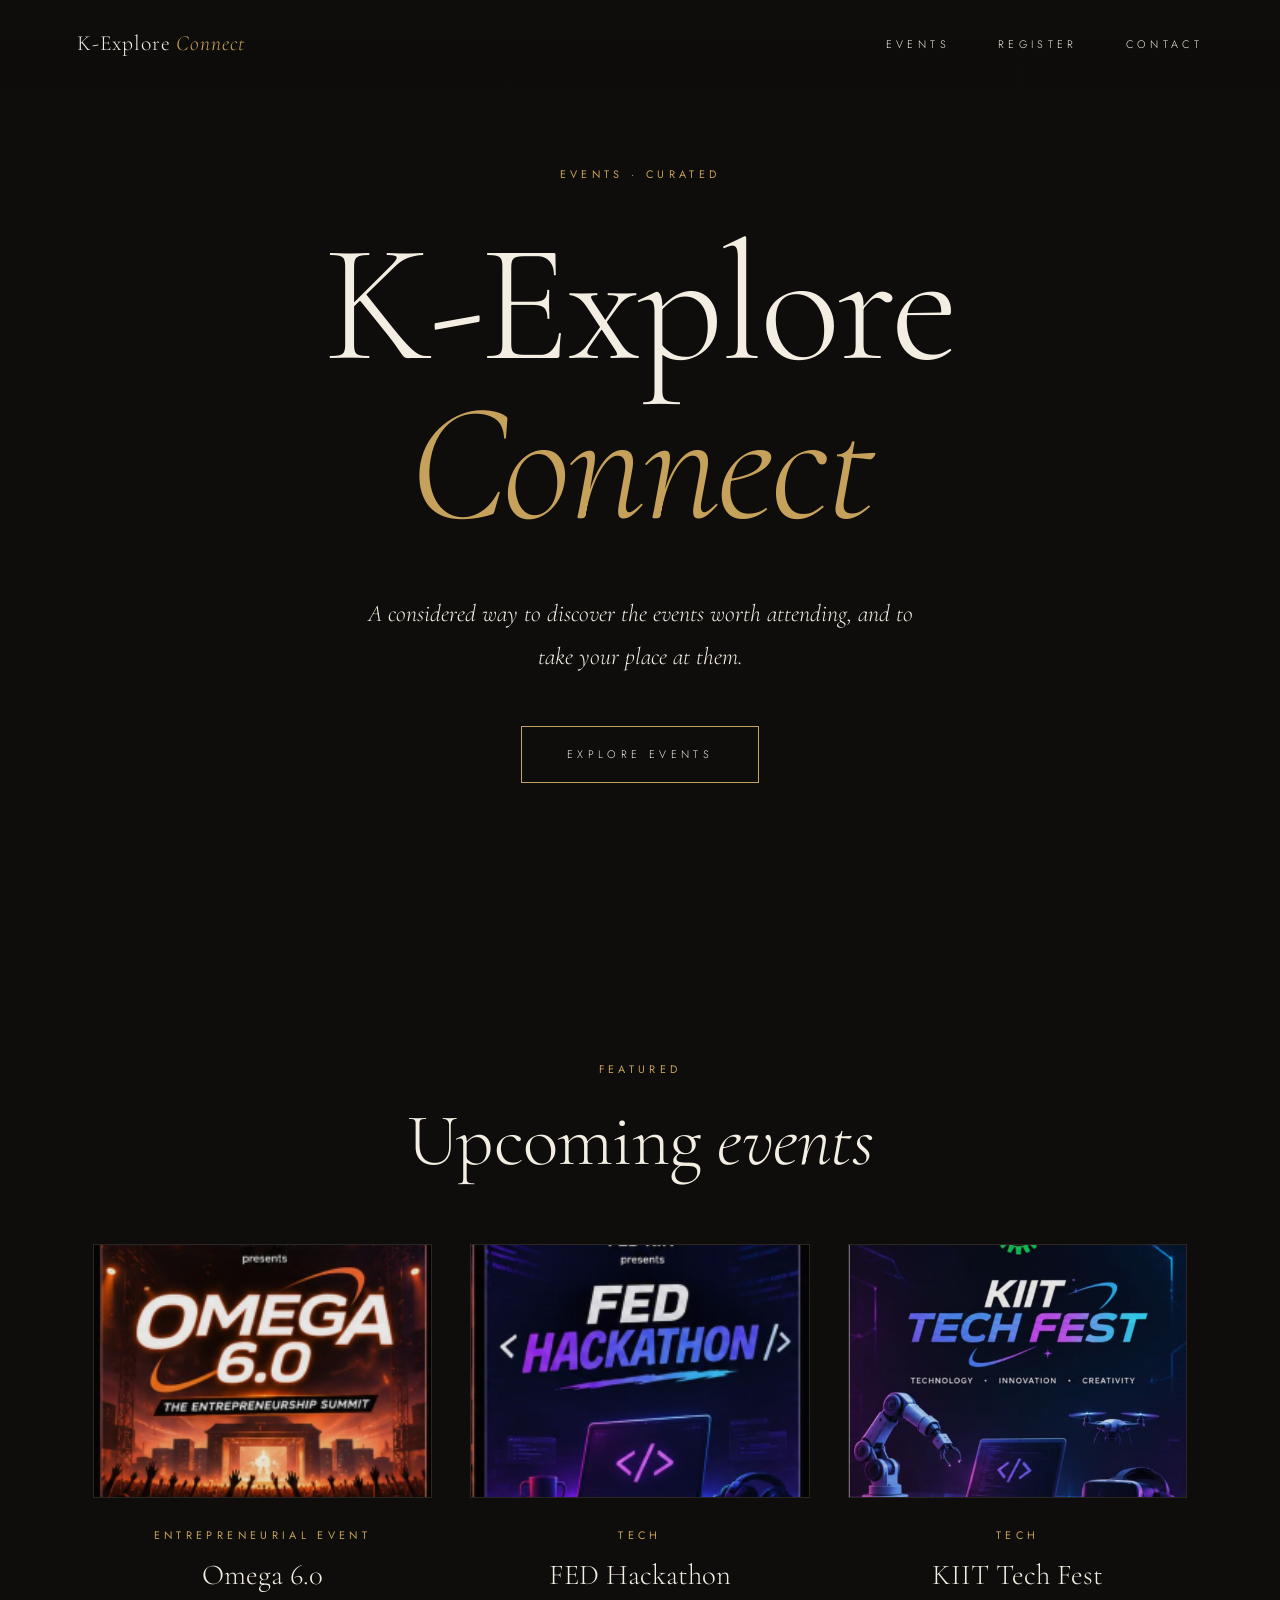
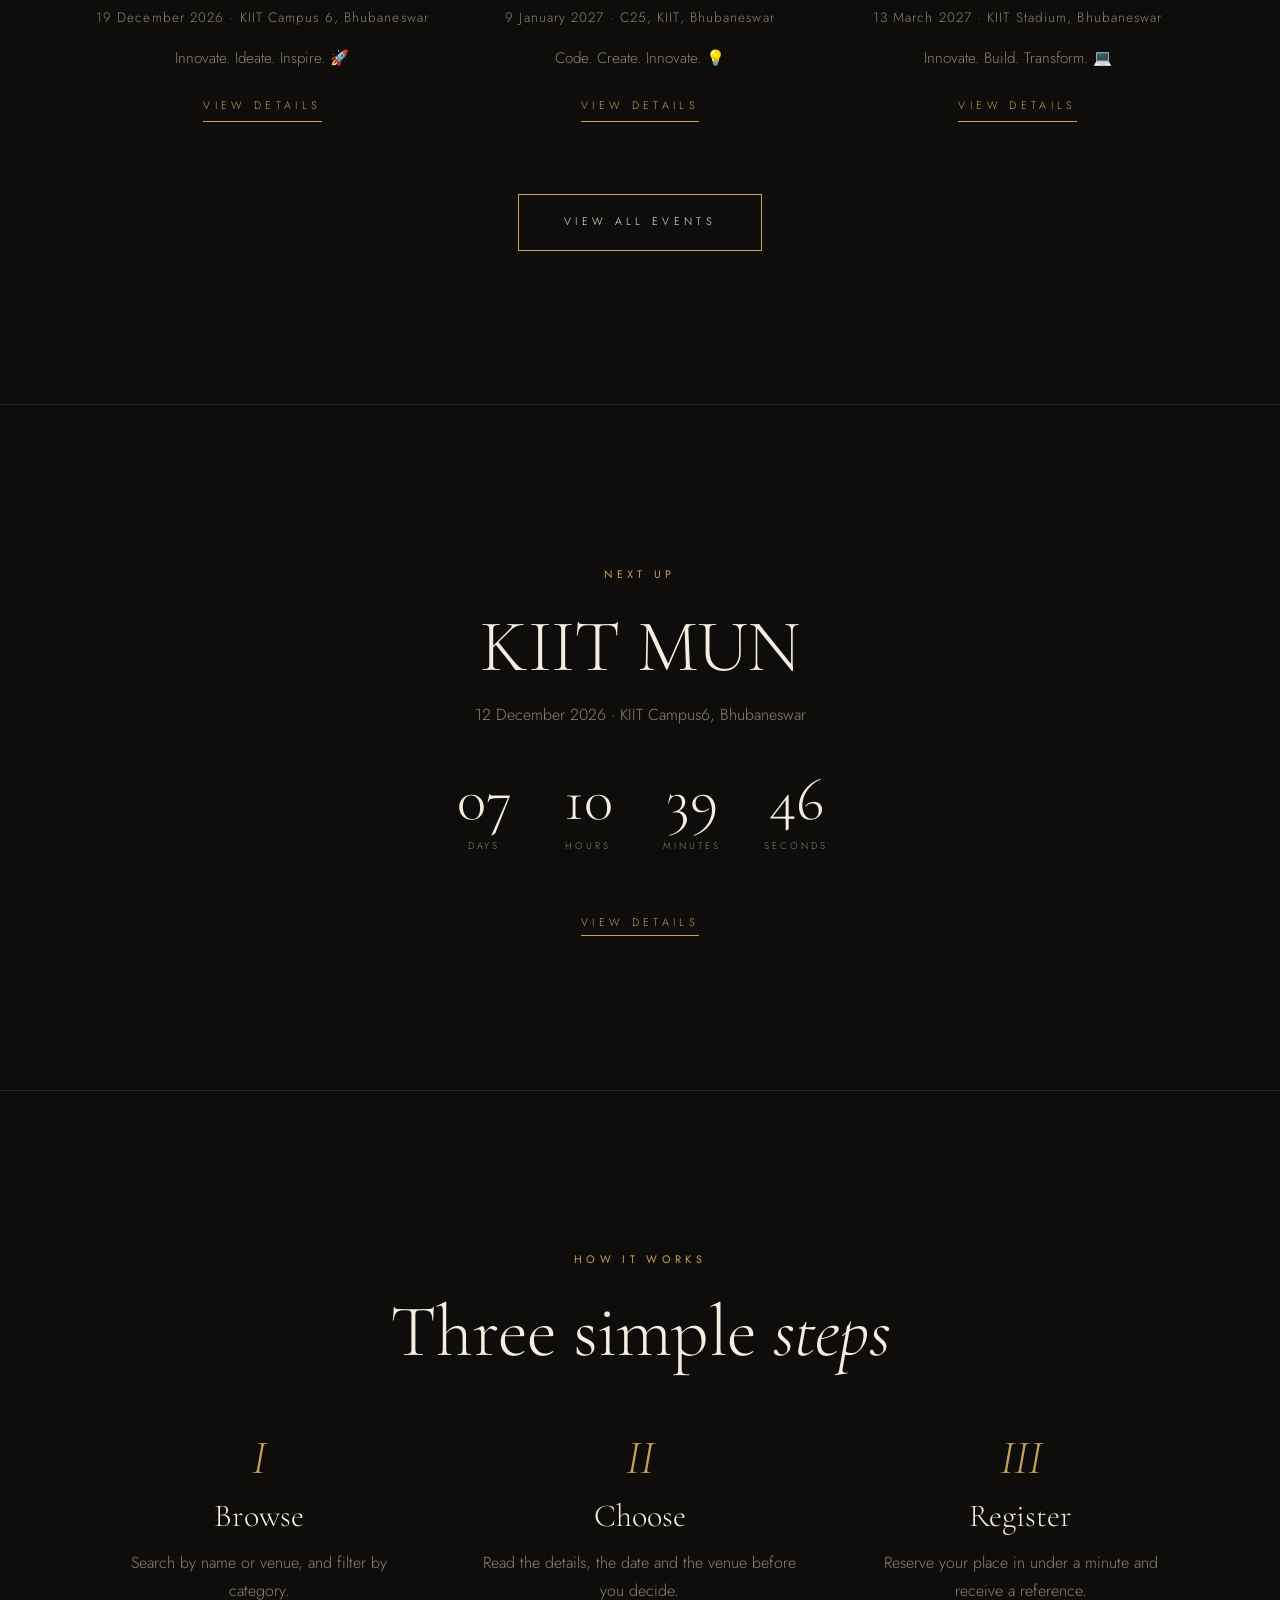
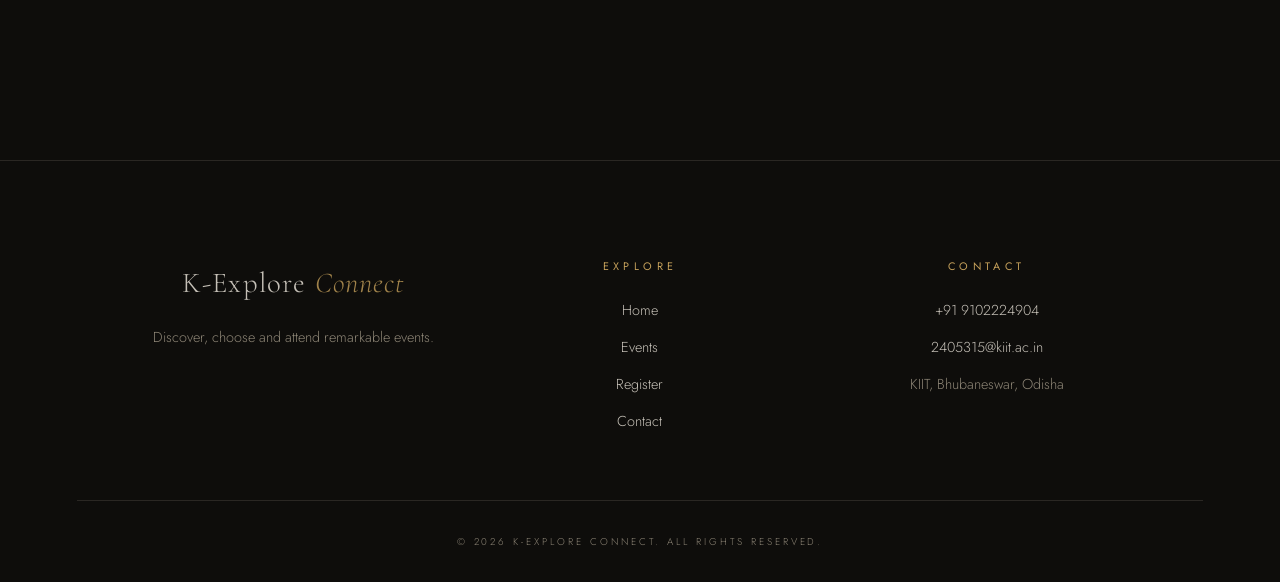
<file: index.html>
<!DOCTYPE html>
<html lang="en" class="no-js">
<head>
<meta charset="UTF-8">
<meta name="viewport" content="width=device-width, initial-scale=1">
<title>K-Explore Connect — Discover Remarkable Events</title>
<meta name="description" content="K-Explore Connect is an event platform to explore upcoming music, art, workshops, conferences and culinary events, and register in minutes.">
<meta name="theme-color" content="#0E0D0B">
<meta property="og:title" content="K-Explore Connect — Discover Remarkable Events">
<meta property="og:description" content="K-Explore Connect is an event platform to explore upcoming music, art, workshops, conferences and culinary events, and register in minutes.">
<meta property="og:type" content="website">
<link rel="icon" type="image/svg+xml" href="images/favicon.svg">
<link rel="preconnect" href="https://fonts.googleapis.com">
<link rel="preconnect" href="https://fonts.gstatic.com" crossorigin>
<link href="https://fonts.googleapis.com/css2?family=Cormorant+Garamond:ital,wght@0,300;0,400;1,300;1,400&family=Jost:wght@300;400&display=swap" rel="stylesheet">
<link rel="stylesheet" href="css/style.css">
</head>
<body data-page="home">
<header class="site-header">
  <a class="logo" href="index.html" aria-label="K-Explore Connect — home">K-Explore <em>Connect</em></a>
  <button class="menu-btn" type="button" aria-expanded="false" aria-controls="site-nav">Menu</button>
  <nav class="nav" id="site-nav" aria-label="Main">
    <ul>
      <li><a href="events.html">Events</a></li>
      <li><a href="register.html">Register</a></li>
      <li><a href="contact.html">Contact</a></li>
    </ul>
  </nav>
</header>
<main id="main">
<section class="hero">
  <span class="label fade d1">Events &middot; Curated</span>
  <h1 class="display fade d2">K-Explore<br><em>Connect</em></h1>
  <p class="lead fade d3">A considered way to discover the events worth attending, and to take your place at them.</p>
  <a class="btn fade d4" href="events.html">Explore Events</a>
</section>

<section class="section">
  <div class="wrap">
    <span class="label reveal">Featured</span>
    <h2 class="title reveal" style="margin:1.25rem 0 4rem">Upcoming <em>events</em></h2>
    <div class="grid" id="featured-grid"></div>
    <p class="reveal" style="margin-top:4.5rem"><a class="btn" href="events.html">View all events</a></p>
  </div>
</section>

<section class="section" id="next-event">
  <div class="wrap">
    <span class="label reveal">Next Up</span>
    <h2 class="title reveal" id="next-name" style="margin:1.25rem 0 1rem"></h2>
    <p class="text reveal" id="next-info"></p>
    <div class="countdown reveal" id="next-countdown" aria-live="off"></div>
    <p class="reveal" style="margin-top:3rem"><a class="link" id="next-link" href="events.html">View details</a></p>
  </div>
</section>

<section class="section">
  <div class="wrap">
    <span class="label reveal">How it works</span>
    <h2 class="title reveal" style="margin-top:1.25rem">Three simple <em>steps</em></h2>
    <div class="steps">
      <div class="reveal"><span class="num">I</span><h3>Browse</h3><p>Search by name or venue, and filter by category.</p></div>
      <div class="reveal"><span class="num">II</span><h3>Choose</h3><p>Read the details, the date and the venue before you decide.</p></div>
      <div class="reveal"><span class="num">III</span><h3>Register</h3><p>Reserve your place in under a minute and receive a reference.</p></div>
    </div>
  </div>
</section>
</main>
<footer class="site-footer">
  <div class="footer-grid">
    <div>
      <a class="logo" href="index.html">K-Explore <em>Connect</em></a>
      <p class="text" style="margin-top:1rem;font-size:0.9rem">Discover, choose and attend remarkable events.</p>
    </div>
    <div>
      <h4 class="label">Explore</h4>
      <ul>
        <li><a href="index.html">Home</a></li>
        <li><a href="events.html">Events</a></li>
        <li><a href="register.html">Register</a></li>
        <li><a href="contact.html">Contact</a></li>
      </ul>
    </div>
    <div>
      <h4 class="label">Contact</h4>
      <ul>
        <li><a href="tel:+919876543210">+91 9102224904</a></li>
        <li><a href="mailto:hello@k-explore.com">2405315@kiit.ac.in</a></li>
        <li><span class="text" style="font-size:0.9rem">KIIT, Bhubaneswar, Odisha</span></li>
      </ul>
    </div>
  </div>
  <p class="copyright">&copy; <span data-year>2026</span> K-Explore Connect. All rights reserved.</p>
</footer>
<script src="js/events-data.js"></script>
<script src="js/main.js"></script>
</body>
</html>
</file>
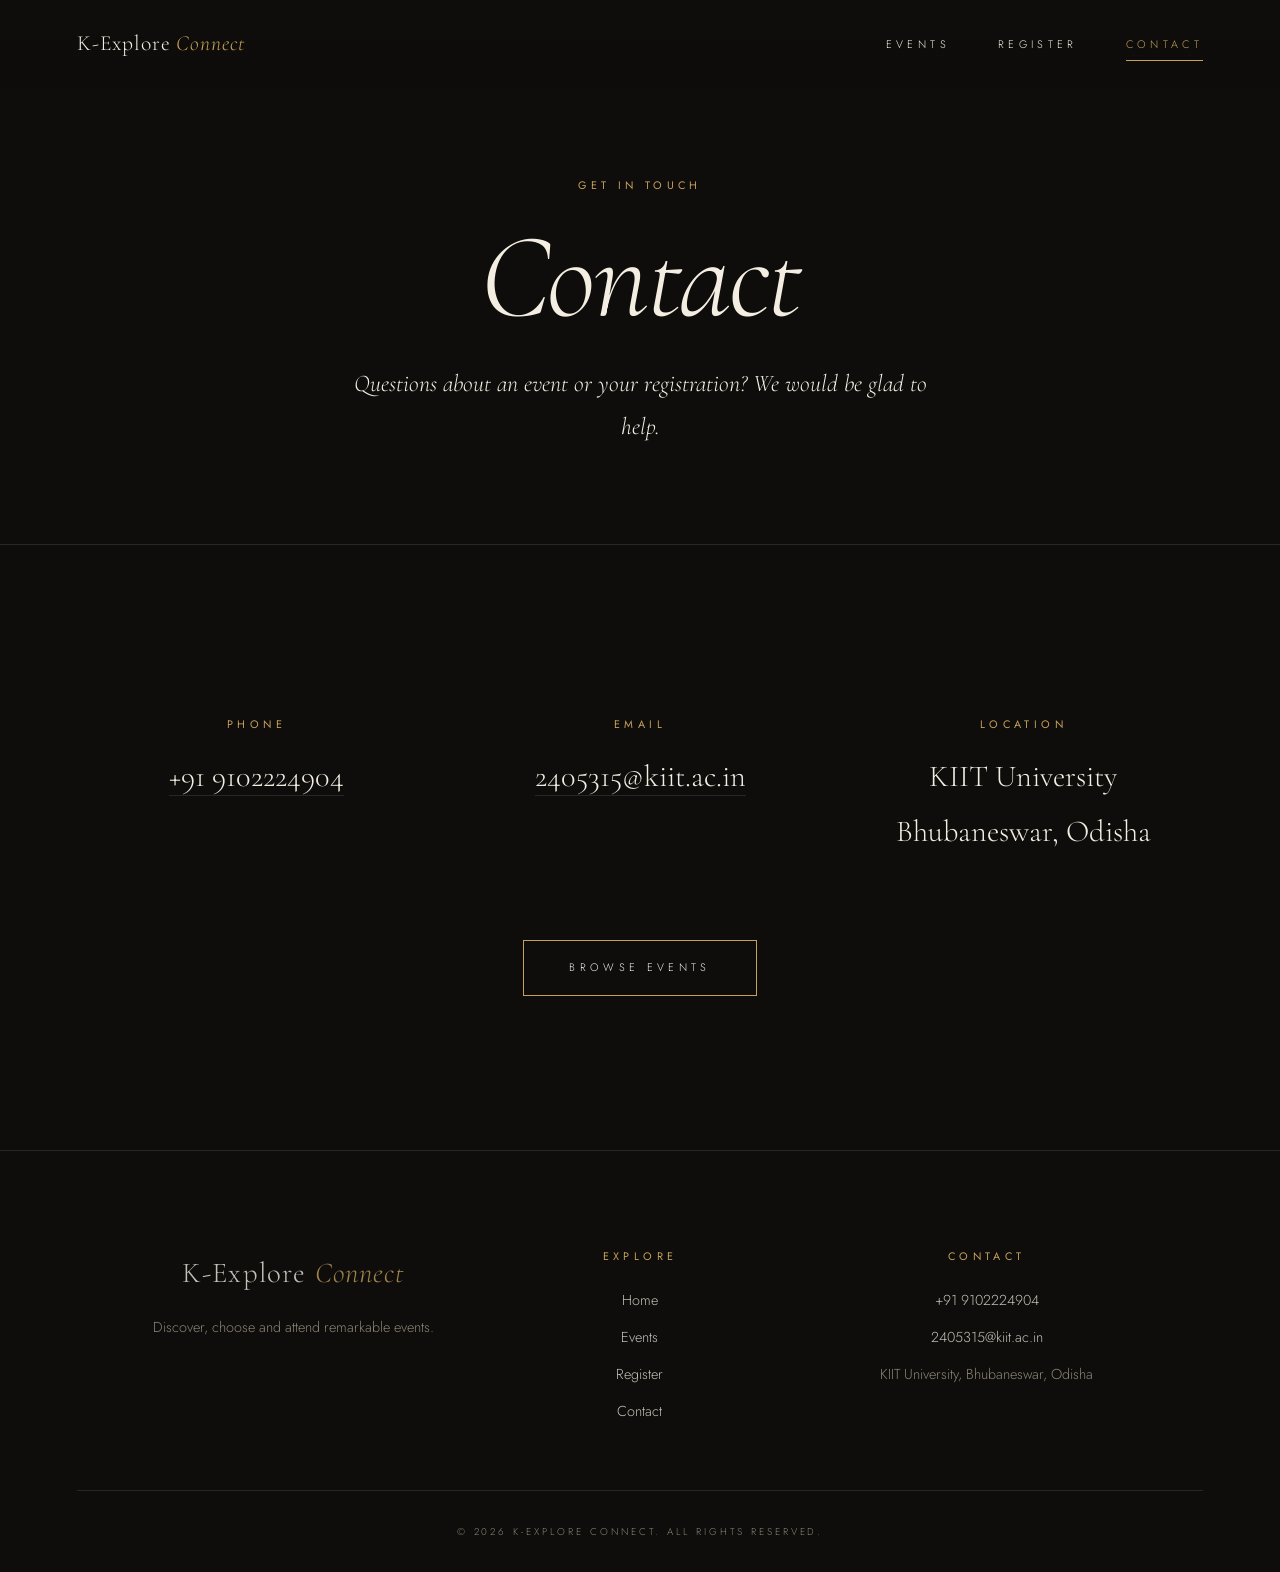
<file: contact.html>
<!DOCTYPE html>
<html lang="en" class="no-js">
<head>
<meta charset="UTF-8">
<meta name="viewport" content="width=device-width, initial-scale=1">
<title>Contact — K-Explore Connect</title>
<meta name="description" content="Contact K-Explore Connect by phone or email for event enquiries, registration help and partnerships.">
<meta name="theme-color" content="#0E0D0B">
<meta property="og:title" content="Contact — K-Explore Connect">
<meta property="og:description" content="Contact K-Explore Connect by phone or email for event enquiries, registration help and partnerships.">
<meta property="og:type" content="website">
<link rel="icon" type="image/svg+xml" href="images/favicon.svg">
<link rel="preconnect" href="https://fonts.googleapis.com">
<link rel="preconnect" href="https://fonts.gstatic.com" crossorigin>
<link href="https://fonts.googleapis.com/css2?family=Cormorant+Garamond:ital,wght@0,300;0,400;1,300;1,400&family=Jost:wght@300;400&display=swap" rel="stylesheet">
<link rel="stylesheet" href="css/style.css">
</head>
<body data-page="contact">
<header class="site-header">
  <a class="logo" href="index.html" aria-label="K-Explore Connect — home">K-Explore <em>Connect</em></a>
  <button class="menu-btn" type="button" aria-expanded="false" aria-controls="site-nav">Menu</button>
  <nav class="nav" id="site-nav" aria-label="Main">
    <ul>
      <li><a href="events.html">Events</a></li>
      <li><a href="register.html">Register</a></li>
      <li><a href="contact.html" aria-current="page">Contact</a></li>
    </ul>
  </nav>
</header>
<main id="main">
<section class="page-head">
  <span class="label fade d1">Get in touch</span>
  <h1 class="display fade d2" style="font-size:clamp(3rem,11vw,7.5rem)"><em>Contact</em></h1>
  <p class="lead fade d3">Questions about an event or your registration? We would be glad to help.</p>
</section>

<section class="section">
  <div class="wrap">
    <div class="contact-list">
      <div class="reveal"><span class="label">Phone</span><a href="tel:+919102224904">+91 9102224904</a></div>
      <div class="reveal"><span class="label">Email</span><a href="mailto:2405315@kiit.ac.in">2405315@kiit.ac.in</a></div>
      <div class="reveal"><span class="label">Location</span><p>KIIT University Bhubaneswar, Odisha</p></div>
    </div>
    <p class="reveal" style="margin-top:5rem"><a class="btn" href="events.html">Browse events</a></p>
  </div>
</section>
</main>
<footer class="site-footer">
  <div class="footer-grid">
    <div>
      <a class="logo" href="index.html">K-Explore <em>Connect</em></a>
      <p class="text" style="margin-top:1rem;font-size:0.9rem">Discover, choose and attend remarkable events.</p>
    </div>
    <div>
      <h4 class="label">Explore</h4>
      <ul>
        <li><a href="index.html">Home</a></li>
        <li><a href="events.html">Events</a></li>
        <li><a href="register.html">Register</a></li>
        <li><a href="contact.html">Contact</a></li>
      </ul>
    </div>
    <div>
      <h4 class="label">Contact</h4>
      <ul>
        <li><a href="tel:+919102224904">+91 9102224904</a></li>
        <li><a href="mailto:2405315@kiit.ac.in">2405315@kiit.ac.in</a></li>
        <li><span class="text" style="font-size:0.9rem">KIIT University, Bhubaneswar, Odisha</span></li>
      </ul>
    </div>
  </div>
  <p class="copyright">&copy; <span data-year>2026</span> K-Explore Connect. All rights reserved.</p>
</footer>
<script src="js/main.js"></script>
</body>
</html>
</file>
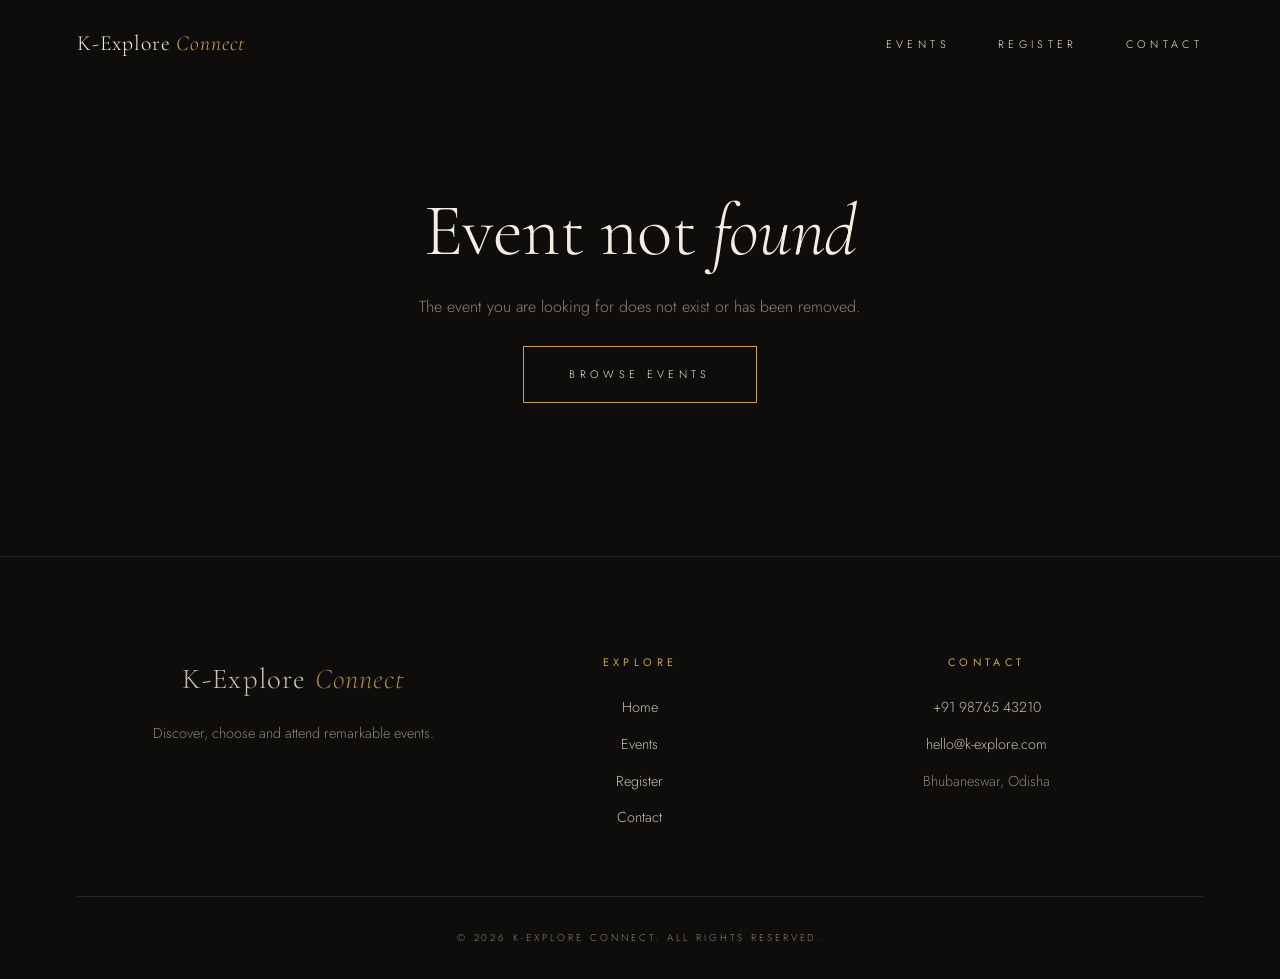
<file: event.html>
<!DOCTYPE html>
<html lang="en" class="no-js">
<head>
<meta charset="UTF-8">
<meta name="viewport" content="width=device-width, initial-scale=1">
<title>Event — K-Explore Connect</title>
<meta name="description" content="Event details, date, venue and registration on K-Explore Connect.">
<meta name="theme-color" content="#0E0D0B">
<meta property="og:title" content="Event — K-Explore Connect">
<meta property="og:description" content="Event details, date, venue and registration on K-Explore Connect.">
<meta property="og:type" content="website">
<link rel="icon" type="image/svg+xml" href="images/favicon.svg">
<link rel="preconnect" href="https://fonts.googleapis.com">
<link rel="preconnect" href="https://fonts.gstatic.com" crossorigin>
<link href="https://fonts.googleapis.com/css2?family=Cormorant+Garamond:ital,wght@0,300;0,400;1,300;1,400&family=Jost:wght@300;400&display=swap" rel="stylesheet">
<link rel="stylesheet" href="css/style.css">
</head>
<body data-page="event">
<header class="site-header">
  <a class="logo" href="index.html" aria-label="K-Explore Connect — home">K-Explore <em>Connect</em></a>
  <button class="menu-btn" type="button" aria-expanded="false" aria-controls="site-nav">Menu</button>
  <nav class="nav" id="site-nav" aria-label="Main">
    <ul>
      <li><a href="events.html">Events</a></li>
      <li><a href="register.html">Register</a></li>
      <li><a href="contact.html">Contact</a></li>
    </ul>
  </nav>
</header>
<main id="main">
<section class="section" style="padding-top:clamp(8rem,16vw,12rem)">
  <div class="wrap" id="event-detail">
    <noscript><p class="text">Please enable JavaScript to view event details, or return to the <a class="link" href="events.html">events page</a>.</p></noscript>
  </div>
</section>
</main>
<footer class="site-footer">
  <div class="footer-grid">
    <div>
      <a class="logo" href="index.html">K-Explore <em>Connect</em></a>
      <p class="text" style="margin-top:1rem;font-size:0.9rem">Discover, choose and attend remarkable events.</p>
    </div>
    <div>
      <h4 class="label">Explore</h4>
      <ul>
        <li><a href="index.html">Home</a></li>
        <li><a href="events.html">Events</a></li>
        <li><a href="register.html">Register</a></li>
        <li><a href="contact.html">Contact</a></li>
      </ul>
    </div>
    <div>
      <h4 class="label">Contact</h4>
      <ul>
        <li><a href="tel:+919876543210">+91 98765 43210</a></li>
        <li><a href="mailto:hello@k-explore.com">hello@k-explore.com</a></li>
        <li><span class="text" style="font-size:0.9rem">Bhubaneswar, Odisha</span></li>
      </ul>
    </div>
  </div>
  <p class="copyright">&copy; <span data-year>2026</span> K-Explore Connect. All rights reserved.</p>
</footer>
<script src="js/events-data.js"></script>
<script src="js/main.js"></script>
</body>
</html>
</file>
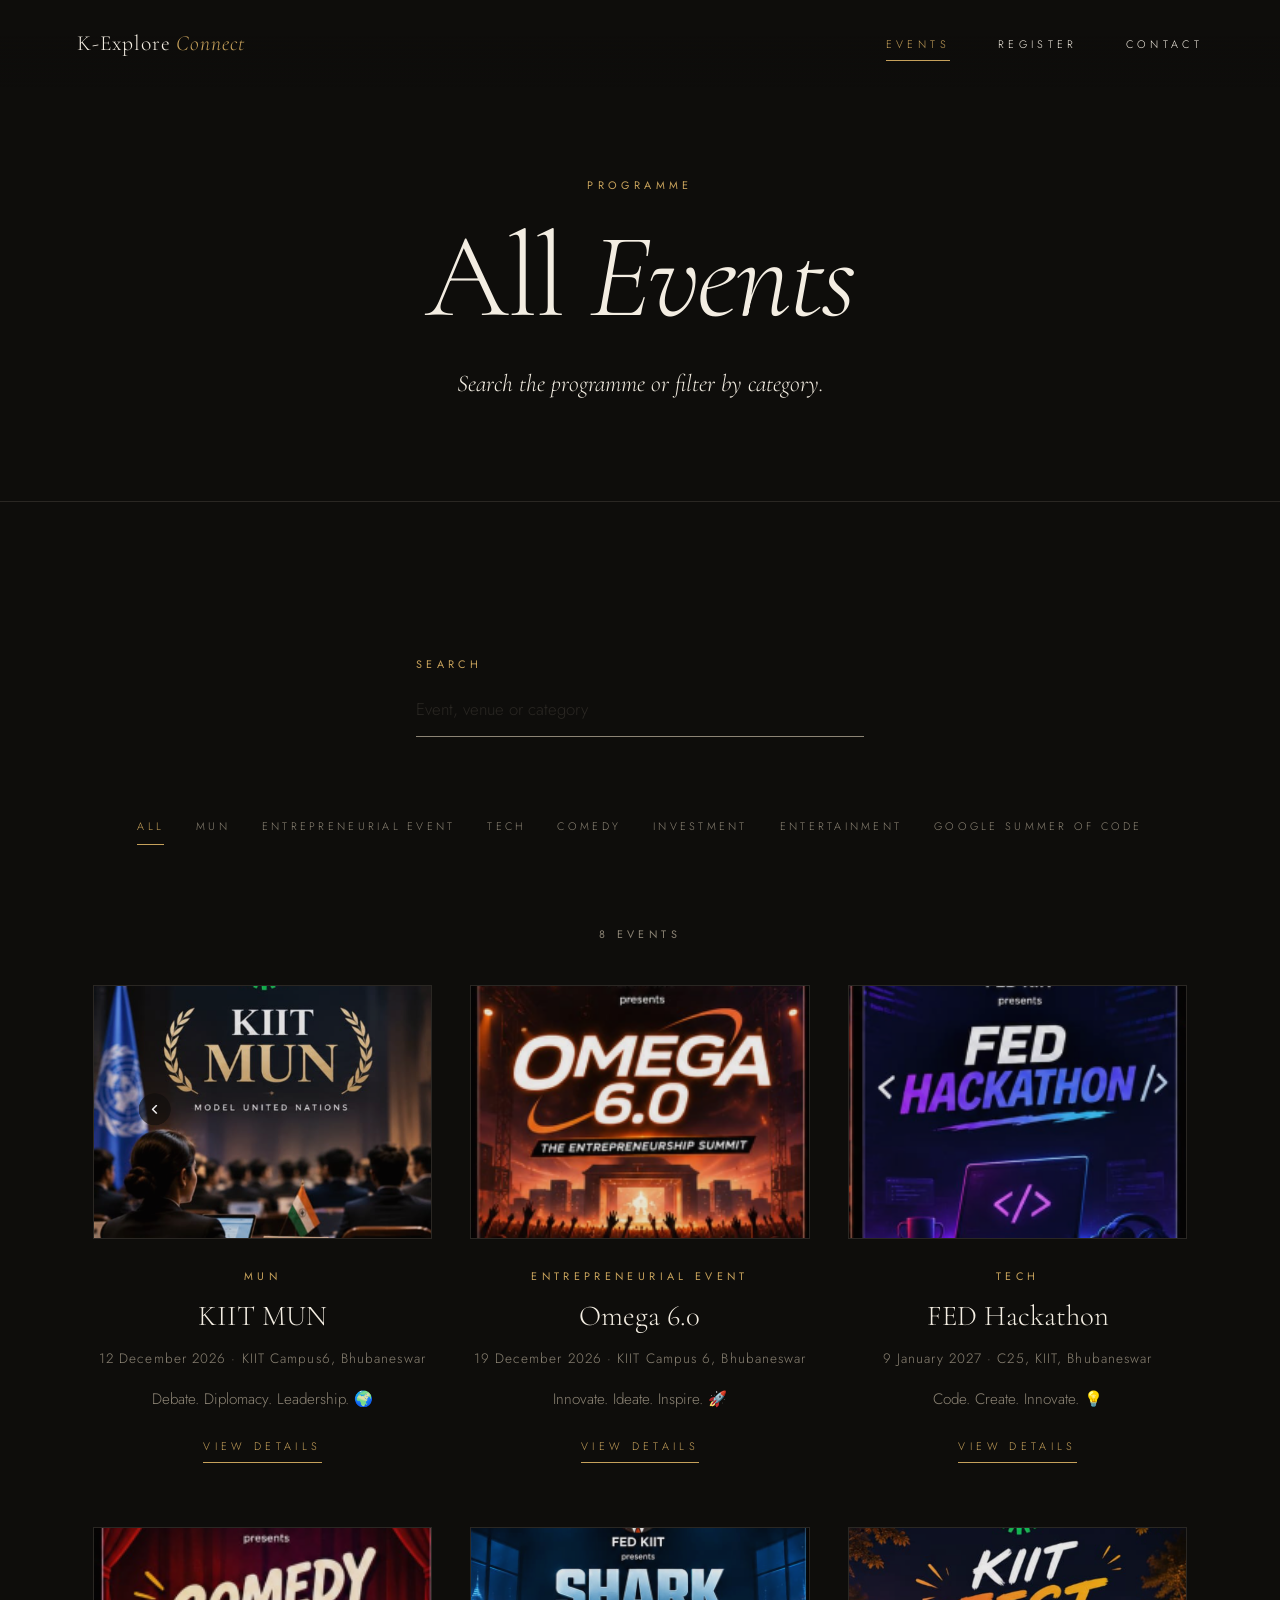
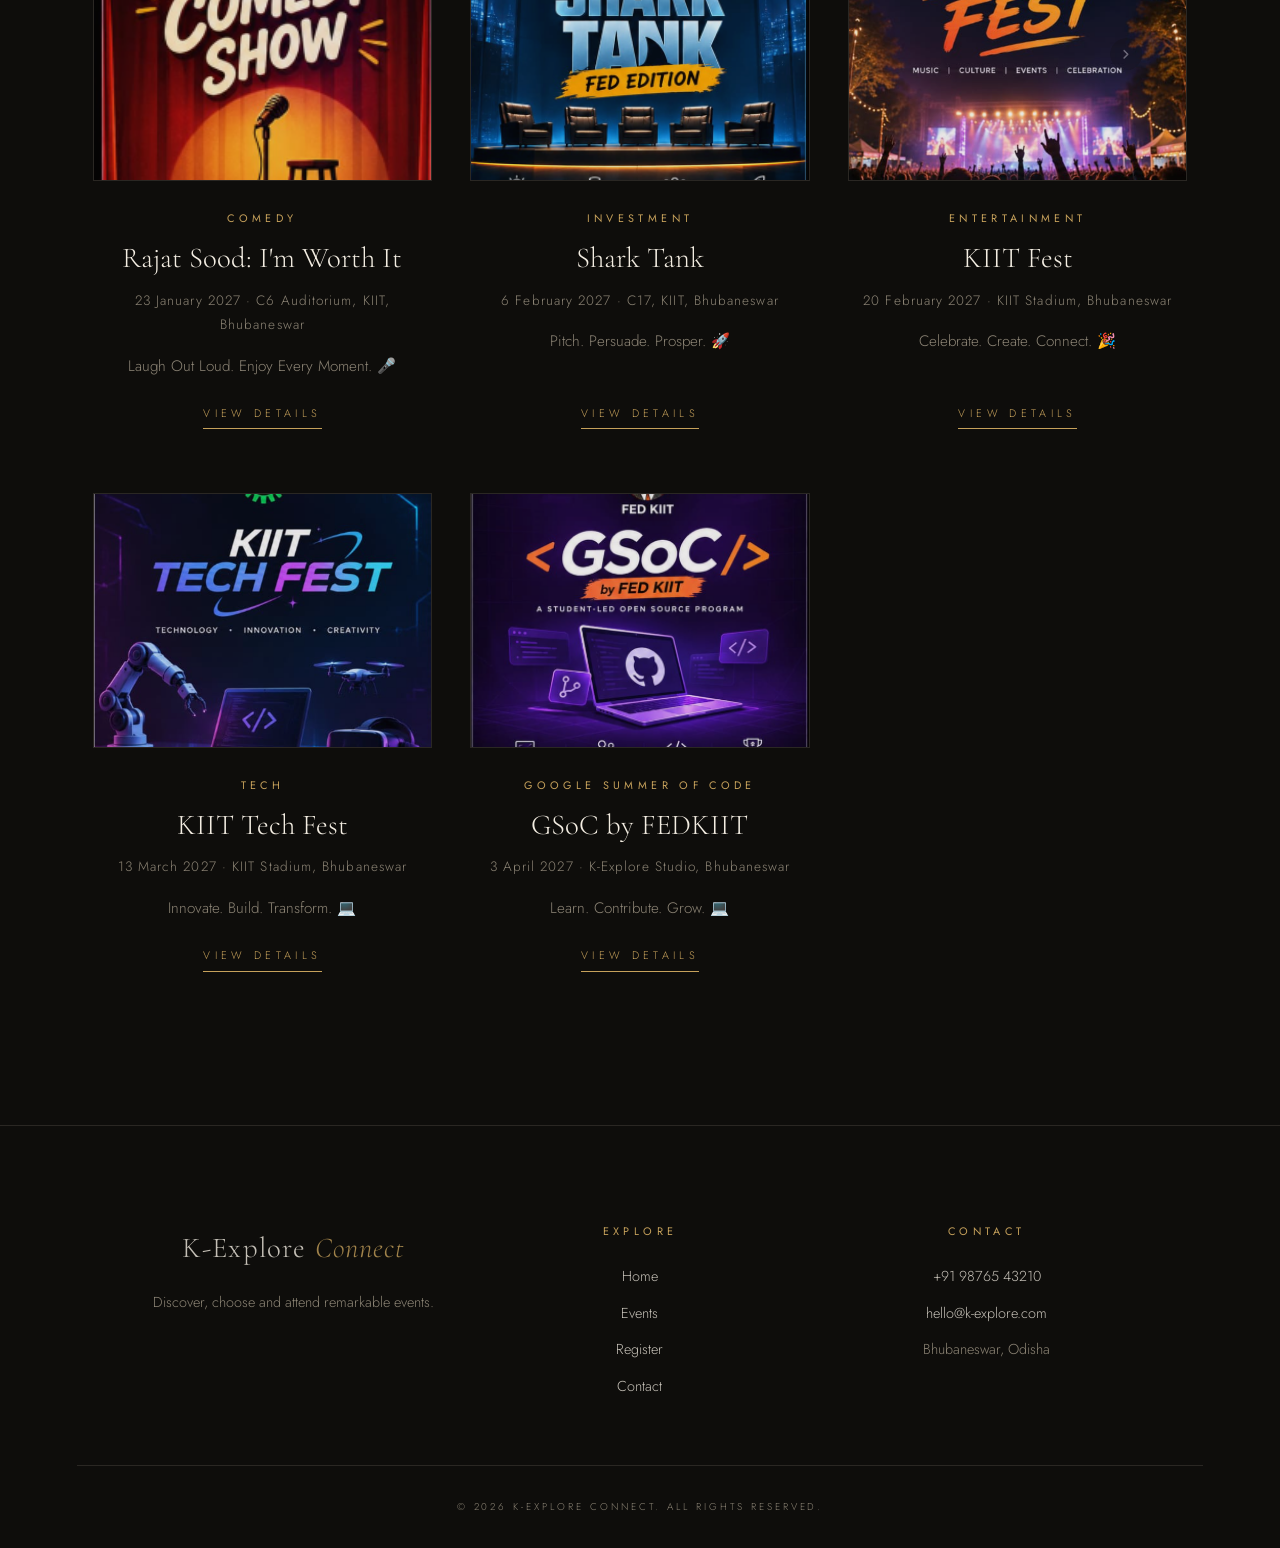
<file: events.html>
<!DOCTYPE html>
<html lang="en" class="no-js">
<head>
<meta charset="UTF-8">
<meta name="viewport" content="width=device-width, initial-scale=1">
<title>Events — K-Explore Connect</title>
<meta name="description" content="Browse upcoming events on K-Explore Connect. Search by name or venue and filter by music, art, workshop, conference or culinary.">
<meta name="theme-color" content="#0E0D0B">
<meta property="og:title" content="Events — K-Explore Connect">
<meta property="og:description" content="Browse upcoming events on K-Explore Connect. Search by name or venue and filter by music, art, workshop, conference or culinary.">
<meta property="og:type" content="website">
<link rel="icon" type="image/svg+xml" href="images/favicon.svg">
<link rel="preconnect" href="https://fonts.googleapis.com">
<link rel="preconnect" href="https://fonts.gstatic.com" crossorigin>
<link href="https://fonts.googleapis.com/css2?family=Cormorant+Garamond:ital,wght@0,300;0,400;1,300;1,400&family=Jost:wght@300;400&display=swap" rel="stylesheet">
<link rel="stylesheet" href="css/style.css">
</head>
<body data-page="events">
<header class="site-header">
  <a class="logo" href="index.html" aria-label="K-Explore Connect — home">K-Explore <em>Connect</em></a>
  <button class="menu-btn" type="button" aria-expanded="false" aria-controls="site-nav">Menu</button>
  <nav class="nav" id="site-nav" aria-label="Main">
    <ul>
      <li><a href="events.html" aria-current="page">Events</a></li>
      <li><a href="register.html">Register</a></li>
      <li><a href="contact.html">Contact</a></li>
    </ul>
  </nav>
</header>
<main id="main">
<section class="page-head">
  <span class="label fade d1">Programme</span>
  <h1 class="display fade d2" style="font-size:clamp(3rem,11vw,7.5rem)">All <em>Events</em></h1>
  <p class="lead fade d3">Search the programme or filter by category.</p>
</section>

<section class="section">
  <div class="wrap">
    <div class="tools">
      <div class="field search">
        <label class="label" for="search">Search</label>
        <input type="search" id="search" placeholder="Event, venue or category" autocomplete="off">
      </div>
      <div class="filters" id="filters" role="group" aria-label="Filter by category"></div>
    </div>
    <p class="label label--muted count" id="result-count" role="status" aria-live="polite"></p>
    <div class="grid" id="events-grid"></div>
  </div>
</section>
</main>
<footer class="site-footer">
  <div class="footer-grid">
    <div>
      <a class="logo" href="index.html">K-Explore <em>Connect</em></a>
      <p class="text" style="margin-top:1rem;font-size:0.9rem">Discover, choose and attend remarkable events.</p>
    </div>
    <div>
      <h4 class="label">Explore</h4>
      <ul>
        <li><a href="index.html">Home</a></li>
        <li><a href="events.html">Events</a></li>
        <li><a href="register.html">Register</a></li>
        <li><a href="contact.html">Contact</a></li>
      </ul>
    </div>
    <div>
      <h4 class="label">Contact</h4>
      <ul>
        <li><a href="tel:+919876543210">+91 98765 43210</a></li>
        <li><a href="mailto:hello@k-explore.com">hello@k-explore.com</a></li>
        <li><span class="text" style="font-size:0.9rem">Bhubaneswar, Odisha</span></li>
      </ul>
    </div>
  </div>
  <p class="copyright">&copy; <span data-year>2026</span> K-Explore Connect. All rights reserved.</p>
</footer>
<script src="js/events-data.js"></script>
<script src="js/main.js"></script>
</body>
</html>
</file>
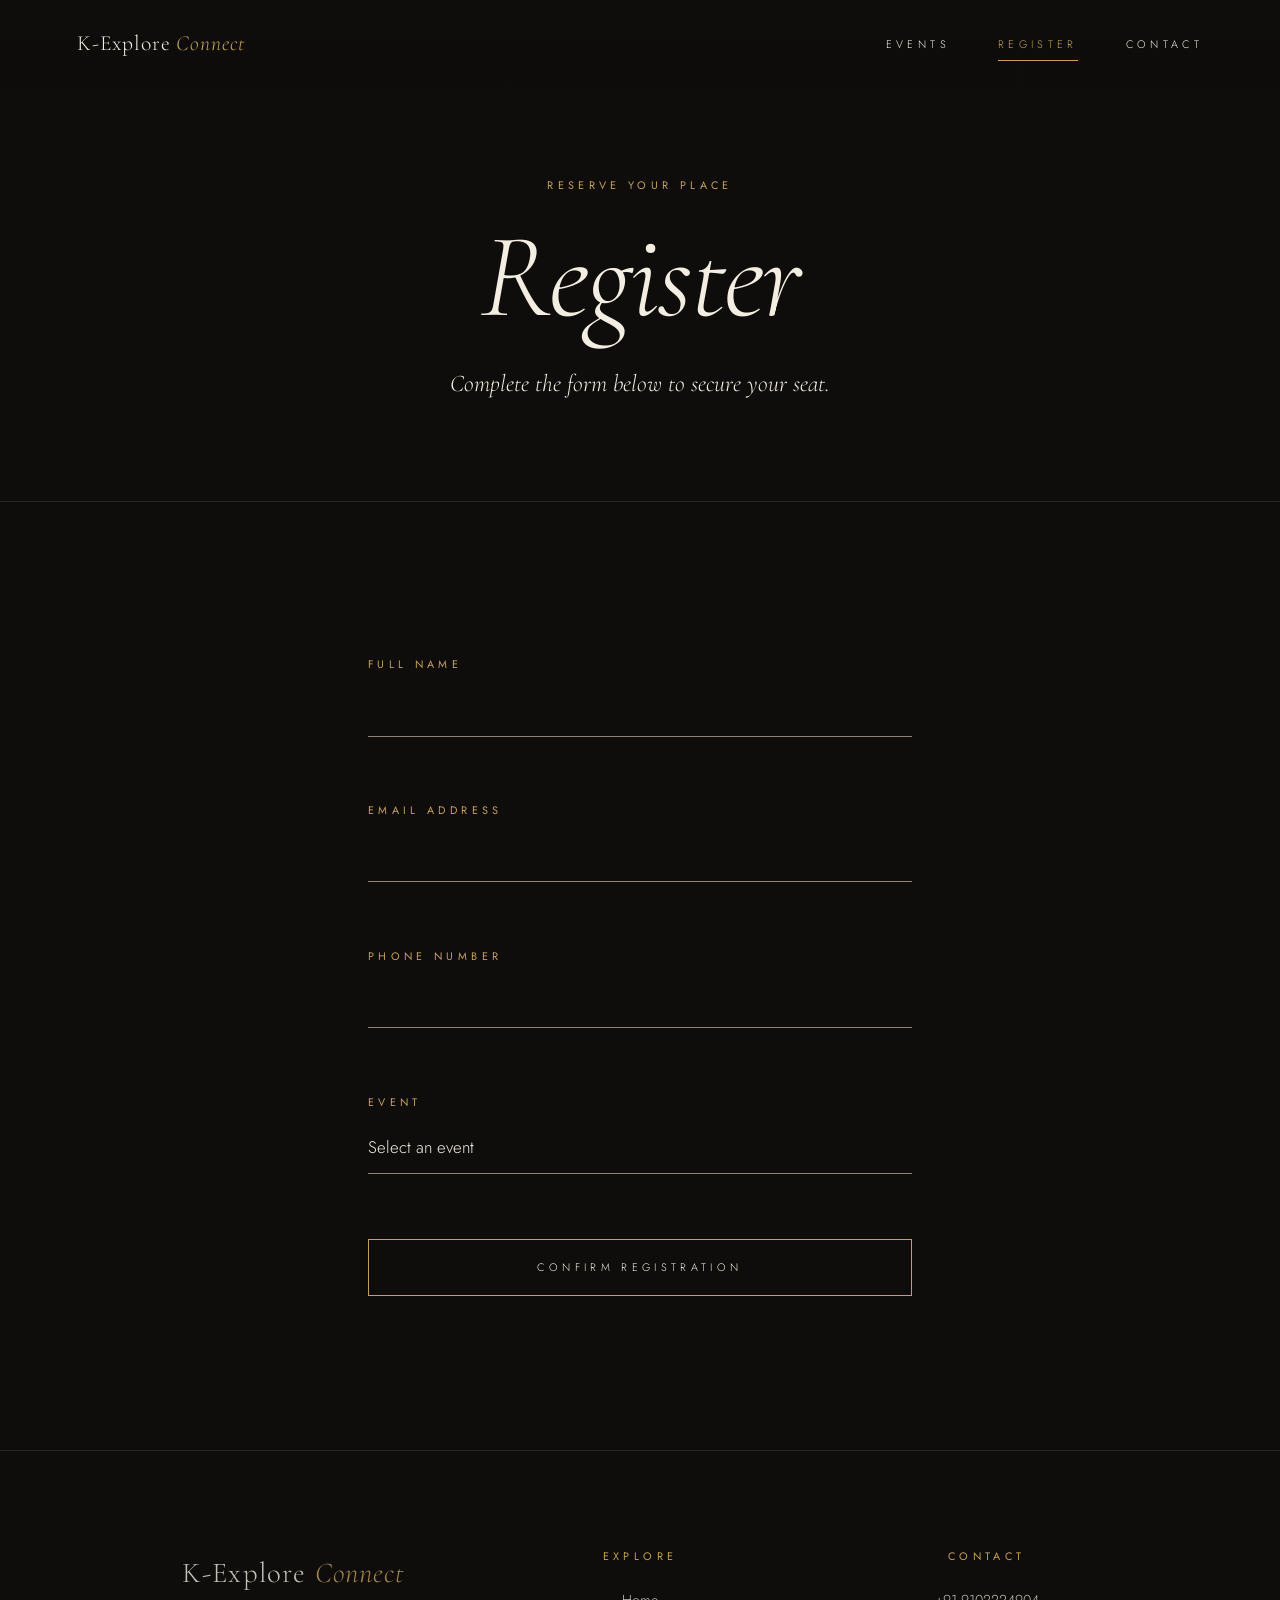
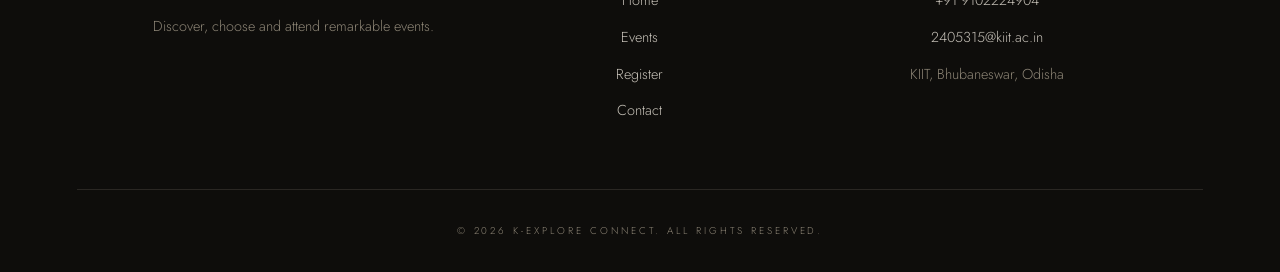
<file: register.html>
<!DOCTYPE html>
<html lang="en" class="no-js">
<head>
<meta charset="UTF-8">
<meta name="viewport" content="width=device-width, initial-scale=1">
<title>Register — K-Explore Connect</title>
<meta name="description" content="Register for an upcoming event on K-Explore Connect. Enter your name, email, phone number and choose your event.">
<meta name="theme-color" content="#0E0D0B">
<meta property="og:title" content="Register — K-Explore Connect">
<meta property="og:description" content="Register for an upcoming event on K-Explore Connect. Enter your name, email, phone number and choose your event.">
<meta property="og:type" content="website">
<link rel="icon" type="image/svg+xml" href="images/favicon.svg">
<link rel="preconnect" href="https://fonts.googleapis.com">
<link rel="preconnect" href="https://fonts.gstatic.com" crossorigin>
<link href="https://fonts.googleapis.com/css2?family=Cormorant+Garamond:ital,wght@0,300;0,400;1,300;1,400&family=Jost:wght@300;400&display=swap" rel="stylesheet">
<link rel="stylesheet" href="css/style.css">
</head>
<body data-page="register">
<header class="site-header">
  <a class="logo" href="index.html" aria-label="K-Explore Connect — home">K-Explore <em>Connect</em></a>
  <button class="menu-btn" type="button" aria-expanded="false" aria-controls="site-nav">Menu</button>
  <nav class="nav" id="site-nav" aria-label="Main">
    <ul>
      <li><a href="events.html">Events</a></li>
      <li><a href="register.html" aria-current="page">Register</a></li>
      <li><a href="contact.html">Contact</a></li>
    </ul>
  </nav>
</header>
<main id="main">
<section class="page-head">
  <span class="label fade d1">Reserve your place</span>
  <h1 class="display fade d2" style="font-size:clamp(3rem,11vw,7.5rem)"><em>Register</em></h1>
  <p class="lead fade d3">Complete the form below to secure your seat.</p>
</section>

<section class="section">
  <div class="wrap">
    <div class="notice" id="reg-success" role="status" hidden>Registered<small>Success</small></div>
    <div class="notice notice--error" id="reg-error" role="alert" hidden><span>Error</span><small>Please try again</small></div>

    <form class="form" id="reg-form" novalidate>
      <div class="field">
        <label class="label" for="name">Full name</label>
        <input type="text" id="name" name="name" autocomplete="name" required>
        <span class="error" aria-live="polite"></span>
      </div>
      <div class="field">
        <label class="label" for="email">Email address</label>
        <input type="email" id="email" name="email" autocomplete="email" inputmode="email" required>
        <span class="error" aria-live="polite"></span>
      </div>
      <div class="field">
        <label class="label" for="phone">Phone number</label>
        <input type="tel" id="phone" name="phone" autocomplete="tel" inputmode="tel" required>
        <span class="error" aria-live="polite"></span>
      </div>
      <div class="field">
        <label class="label" for="event">Event</label>
        <select id="event" name="event" required>
          <option value="">Select an event</option>
        </select>
        <span class="error" aria-live="polite"></span>
      </div>
      <button class="btn" type="submit">Confirm Registration</button>
    </form>

    <div class="regs" id="reg-list" hidden>
      <h2 class="subtitle">Your <em>registrations</em></h2>
      <ul id="reg-items"></ul>
    </div>
  </div>
</section>
</main>
<footer class="site-footer">
  <div class="footer-grid">
    <div>
      <a class="logo" href="index.html">K-Explore <em>Connect</em></a>
      <p class="text" style="margin-top:1rem;font-size:0.9rem">Discover, choose and attend remarkable events.</p>
    </div>
    <div>
      <h4 class="label">Explore</h4>
      <ul>
        <li><a href="index.html">Home</a></li>
        <li><a href="events.html">Events</a></li>
        <li><a href="register.html">Register</a></li>
        <li><a href="contact.html">Contact</a></li>
      </ul>
    </div>
    <div>
      <h4 class="label">Contact</h4>
      <ul>
        <li><a href="tel:+919876543210">+91 9102224904</a></li>
        <li><a href="mailto:hello@k-explore.com">2405315@kiit.ac.in</a></li>
        <li><span class="text" style="font-size:0.9rem">KIIT, Bhubaneswar, Odisha</span></li>
      </ul>
    </div>
  </div>
  <p class="copyright">&copy; <span data-year>2026</span> K-Explore Connect. All rights reserved.</p>
</footer>
<script src="js/events-data.js"></script>
<script src="js/main.js"></script>
</body>
</html>
</file>
<file: css/style.css>
/* K-Explore Connect — luxury typographic design */
:root {
  --black: #0E0D0B;
  --ivory: #F3EDE2;
  --gold: #C6A15B;
  --line: #2A2723;
  --muted: #8C8475;
  --serif: "Cormorant Garamond", "Bodoni Moda", Didot, "Times New Roman", serif;
  --sans: "Jost", "Helvetica Neue", Arial, sans-serif;
  --pad: clamp(1.25rem, 6vw, 6rem);
  --slow: 1.8s;
}

*, *::before, *::after { box-sizing: border-box; margin: 0; padding: 0; }

html { scroll-behavior: smooth; -webkit-text-size-adjust: 100%; }

body {
  background: var(--black);
  color: var(--ivory);
  font-family: var(--sans);
  font-weight: 300;
  font-size: 1rem;
  line-height: 1.8;
  min-height: 100vh;
  display: flex;
  flex-direction: column;
  overflow-x: hidden;
  overflow-x: clip;
  overflow-wrap: break-word;
}

main { flex: 1; }
img { display: block; max-width: 100%; height: auto; }
a { color: inherit; text-decoration: none; }
ul { list-style: none; }
button, input, select, textarea { font: inherit; color: inherit; border-radius: 0; }
::selection { background: var(--gold); color: var(--black); }

:focus-visible { outline: 1px solid var(--gold); outline-offset: 4px; }

.sr-only {
  position: absolute; width: 1px; height: 1px; overflow: hidden;
  clip: rect(0 0 0 0); white-space: nowrap;
}

/* ---------- Typography ---------- */
.label {
  font-family: var(--sans);
  font-size: 0.68rem;
  font-weight: 400;
  text-transform: uppercase;
  letter-spacing: 0.4em;
  color: var(--gold);
}
.label--muted { color: var(--muted); }

h1, h2, h3 { font-family: var(--serif); font-weight: 300; line-height: 1.05; }
em { font-style: italic; }

.display {
  font-size: clamp(3.4rem, 15.5vw, 10.5rem);
  letter-spacing: -0.02em;
  line-height: 0.95;
}
.title {
  font-size: clamp(2.4rem, 7vw, 4.6rem);
  letter-spacing: -0.01em;
}
.subtitle { font-size: clamp(1.5rem, 3.2vw, 2rem); }
.lead {
  font-family: var(--serif);
  font-size: clamp(1.15rem, 2.4vw, 1.5rem);
  font-style: italic;
  color: var(--ivory);
  opacity: 0.85;
  max-width: 36rem;
  margin-inline: auto;
}
.text { color: var(--muted); max-width: 34rem; margin-inline: auto; }

/* ---------- Layout ---------- */
.wrap { width: 100%; max-width: 78rem; margin-inline: auto; padding-inline: var(--pad); }
.section { padding-block: clamp(4.5rem, 12vw, 10rem); text-align: center; }
.section + .section { border-top: 1px solid var(--line); }
.rule { width: 1px; height: 4.5rem; background: var(--gold); margin: 2.5rem auto; }
.stack > * + * { margin-top: 1.5rem; }

/* ---------- Header ---------- */
.site-header {
  position: fixed; top: 0; left: 0; right: 0; z-index: 50;
  display: flex; align-items: center; justify-content: space-between;
  padding: 1.5rem var(--pad);
  background: linear-gradient(to bottom, var(--black) 40%, rgba(14, 13, 11, 0));
}
.logo {
  font-family: var(--serif);
  font-size: 1.35rem;
  letter-spacing: 0.04em;
  color: var(--ivory);
}
.logo em { color: var(--gold); }

.nav ul { display: flex; gap: 3rem; }
.nav a {
  font-size: 0.68rem; text-transform: uppercase; letter-spacing: 0.4em;
  padding-block: 0.5rem; border-bottom: 1px solid transparent;
  transition: border-color 0.6s ease, color 0.6s ease;
}
.nav a:hover, .nav a[aria-current="page"] { border-bottom-color: var(--gold); color: var(--gold); }

.menu-btn {
  display: none; background: none; border: 0; cursor: pointer;
  font-size: 0.68rem; text-transform: uppercase; letter-spacing: 0.4em;
  color: var(--ivory); padding: 0.75rem 0 0.75rem 1rem;
}

@media (max-width: 768px) {
  .menu-btn { display: block; position: relative; z-index: 60; }
  .nav {
    position: fixed; inset: 0; background: var(--black);
    display: flex; align-items: center; justify-content: center;
    opacity: 0; visibility: hidden; transition: opacity 0.8s ease, visibility 0.8s;
    z-index: 55;
  }
  .nav.open { opacity: 1; visibility: visible; }
  .nav ul { flex-direction: column; align-items: center; gap: 2.2rem; text-align: center; }
  .nav a { font-family: var(--serif); font-size: 2.2rem; letter-spacing: 0.05em; text-transform: none; }
  .logo { position: relative; z-index: 60; font-size: 1.15rem; }
}

/* ---------- Buttons ---------- */
.btn {
  display: inline-block; cursor: pointer;
  background: transparent; color: var(--ivory);
  border: 1px solid var(--gold);
  padding: 1.1rem 2.8rem;
  font-size: 0.68rem; text-transform: uppercase; letter-spacing: 0.4em;
  text-align: center;
  transition: background 0.6s ease, color 0.6s ease;
}
.btn:hover, .btn:focus-visible { background: var(--gold); color: var(--black); }
.btn[disabled], .btn.is-disabled { opacity: 0.4; cursor: not-allowed; pointer-events: none; }

.link {
  font-size: 0.68rem; text-transform: uppercase; letter-spacing: 0.4em; color: var(--gold);
  border-bottom: 1px solid var(--gold); padding-bottom: 0.3rem;
  transition: opacity 0.6s;
}
.link:hover { opacity: 0.6; }

/* ---------- Hero ---------- */
.hero {
  min-height: 100vh; min-height: 100svh;
  display: flex; flex-direction: column; align-items: center; justify-content: center;
  text-align: center;
  padding: 9rem var(--pad) 6rem;
}
.hero .label { margin-bottom: 2.5rem; }
.hero .display em { color: var(--gold); }
.hero .lead { margin-block: 3rem; }

.page-head {
  text-align: center;
  padding: 11rem var(--pad) clamp(3rem, 8vw, 6rem);
  border-bottom: 1px solid var(--line);
}
.page-head .label { margin-bottom: 1.5rem; display: block; }
.page-head .lead { margin-top: 1.75rem; }

/* ---------- Slow fades ---------- */
.fade { opacity: 0; animation: fadeIn var(--slow) ease forwards; }
.d1 { animation-delay: 0.3s; } .d2 { animation-delay: 1s; } .d3 { animation-delay: 1.7s; } .d4 { animation-delay: 2.4s; }
@keyframes fadeIn { from { opacity: 0; transform: translateY(14px); } to { opacity: 1; transform: none; } }

.reveal { opacity: 0; transform: translateY(18px); transition: opacity 1.6s ease, transform 1.6s ease; }
.reveal.in { opacity: 1; transform: none; }
.no-js .reveal { opacity: 1; transform: none; }

/* ---------- Events ---------- */
.grid {
  display: grid; gap: clamp(2.5rem, 5vw, 4rem) clamp(1.5rem, 3vw, 3rem);
  grid-template-columns: repeat(3, minmax(0, 1fr));
  text-align: center;
}
@media (max-width: 960px) { .grid { grid-template-columns: repeat(2, minmax(0, 1fr)); } }
@media (max-width: 600px) { .grid { grid-template-columns: minmax(0, 1fr); } }

.card { display: flex; flex-direction: column; align-items: center; }
.card__img {
  width: 100%; border: 1px solid var(--line); overflow: hidden; margin-bottom: 1.75rem;
  aspect-ratio: 4 / 3; background: var(--line);
}
.card__img img { width: 100%; height: 100%; object-fit: cover; transition: transform 2s ease, opacity 1s; opacity: 0.9; }
.card:hover .card__img img { transform: scale(1.04); opacity: 1; }
.card .label { margin-bottom: 0.9rem; }
.card h3 { font-size: 1.8rem; margin-bottom: 0.9rem; }
.card__meta { color: var(--muted); font-size: 0.85rem; letter-spacing: 0.08em; }
.card__desc { color: var(--muted); margin: 1rem 0 1.5rem; font-size: 0.95rem; max-width: 26rem; }
.card .link { margin-top: auto; }

.tools { display: flex; flex-direction: column; align-items: center; gap: 2.25rem; margin-bottom: clamp(3rem, 7vw, 5rem); }
.search { width: 100%; max-width: 28rem; text-align: left; }
.filters { display: flex; flex-wrap: wrap; justify-content: center; gap: 0.5rem 2rem; }
.filter {
  background: none; border: 0; cursor: pointer; padding: 0.5rem 0;
  font-size: 0.68rem; text-transform: uppercase; letter-spacing: 0.3em; color: var(--muted);
  border-bottom: 1px solid transparent; transition: color 0.6s, border-color 0.6s;
}
.filter:hover { color: var(--ivory); }
.filter[aria-pressed="true"] { color: var(--gold); border-bottom-color: var(--gold); }

.empty { grid-column: 1 / -1; padding: 4rem 0; }
.count { margin-bottom: 2.5rem; }

/* ---------- Event detail ---------- */
.detail { display: grid; gap: clamp(2.5rem, 6vw, 5rem); grid-template-columns: minmax(0, 1.1fr) minmax(0, 1fr); align-items: start; text-align: left; }
@media (max-width: 860px) { .detail { grid-template-columns: minmax(0, 1fr); text-align: center; } }
.detail__img { border: 1px solid var(--line); }
.facts { border-top: 1px solid var(--line); margin-block: 2rem; }
.facts div { display: flex; justify-content: space-between; gap: 1.5rem; padding: 1.1rem 0; border-bottom: 1px solid var(--line); }
.facts dt { font-size: 0.68rem; text-transform: uppercase; letter-spacing: 0.3em; color: var(--gold); padding-top: 0.2rem; }
.facts dd { text-align: right; }
.detail .text { margin-inline: 0; }
@media (max-width: 860px) { .detail .text { margin-inline: auto; } }

.countdown { display: flex; gap: clamp(1rem, 4vw, 2.5rem); justify-content: center; margin-top: 2.5rem; flex-wrap: wrap; }
.detail .countdown { justify-content: flex-start; margin-top: 0; }
@media (max-width: 860px) { .detail .countdown { justify-content: center; } }
.countdown div { min-width: 4rem; text-align: center; }
.countdown b { display: block; font-family: var(--serif); font-weight: 300; font-size: clamp(2.4rem, 7vw, 3.8rem); line-height: 1; }
.countdown span { font-size: 0.6rem; text-transform: uppercase; letter-spacing: 0.3em; color: var(--muted); }
.countdown-note { font-family: var(--serif); font-style: italic; font-size: 1.5rem; color: var(--gold); }

/* ---------- Steps ---------- */
.steps { display: grid; grid-template-columns: repeat(3, minmax(0, 1fr)); gap: 3rem; margin-top: 4rem; }
@media (max-width: 768px) { .steps { grid-template-columns: minmax(0, 1fr); gap: 3.5rem; } }
.steps h3 { font-size: 2rem; margin-block: 1rem; }
.steps p { color: var(--muted); max-width: 20rem; margin-inline: auto; }
.steps .num { font-family: var(--serif); font-style: italic; font-size: 3rem; color: var(--gold); line-height: 1; }

/* ---------- Forms ---------- */
.form { max-width: 34rem; margin-inline: auto; text-align: left; }
.field { margin-bottom: 2.25rem; }
.field label { display: block; margin-bottom: 0.5rem; }
.field input, .field select {
  width: 100%; background: transparent; border: 0; border-bottom: 1px solid var(--muted);
  padding: 0.7rem 0; font-size: 1.05rem; color: var(--ivory); transition: border-color 0.6s;
}
.field select { appearance: none; -webkit-appearance: none; cursor: pointer; }
.field select option { background: var(--black); color: var(--ivory); }
.field input::placeholder { color: var(--line); }
.field input:focus, .field select:focus { outline: none; border-bottom-color: var(--gold); }
.field.invalid input, .field.invalid select { border-bottom-color: #B5654F; }
.error { display: block; min-height: 1.4rem; margin-top: 0.4rem; font-size: 0.8rem; letter-spacing: 0.05em; color: #D18B76; }
.form .btn { display: block; width: 100%; margin-top: 1rem; }

.notice {
  max-width: 34rem; margin: 0 auto 3rem; padding: 1.5rem 1.75rem; text-align: center;
  border: 1px solid var(--gold); font-family: var(--serif); font-size: 1.25rem; line-height: 1.5;
}
.notice small { display: block; margin-top: 0.75rem; font-family: var(--sans); font-size: 0.7rem; letter-spacing: 0.3em; text-transform: uppercase; color: var(--gold); }
.notice--error { border-color: #B5654F; color: #D18B76; }
.notice--error small { color: #D18B76; }
.notice[hidden] { display: none; }

.regs { max-width: 34rem; margin: 5rem auto 0; text-align: left; }
.regs h2 { text-align: center; margin-bottom: 2rem; }
.reg { display: flex; justify-content: space-between; align-items: center; gap: 1.5rem; padding: 1.25rem 0; border-top: 1px solid var(--line); }
.reg:last-child { border-bottom: 1px solid var(--line); }
.reg strong { font-family: var(--serif); font-weight: 400; font-size: 1.3rem; display: block; }
.reg span { color: var(--muted); font-size: 0.8rem; letter-spacing: 0.06em; }
.reg button { background: none; border: 0; cursor: pointer; color: var(--muted); font-size: 0.62rem; text-transform: uppercase; letter-spacing: 0.3em; border-bottom: 1px solid var(--muted); padding-bottom: 0.2rem; flex-shrink: 0; transition: color 0.6s, border-color 0.6s; }
.reg button:hover { color: var(--gold); border-color: var(--gold); }

/* ---------- Contact ---------- */
.contact-list { display: grid; gap: 3.5rem; grid-template-columns: repeat(3, minmax(0, 1fr)); margin-top: 1rem; }
@media (max-width: 768px) { .contact-list { grid-template-columns: minmax(0, 1fr); gap: 3rem; } }
.contact-list .label { display: block; margin-bottom: 1rem; }
.contact-list a, .contact-list p { font-family: var(--serif); font-size: clamp(1.4rem, 3vw, 1.9rem); overflow-wrap: anywhere; }
.contact-list a { border-bottom: 1px solid var(--line); transition: border-color 0.6s, color 0.6s; }
.contact-list a:hover { border-color: var(--gold); color: var(--gold); }

/* ---------- 404 ---------- */
.notfound { min-height: 100vh; min-height: 100svh; display: flex; flex-direction: column; align-items: center; justify-content: center; text-align: center; padding: 8rem var(--pad) 5rem; }
.notfound .display em { color: var(--gold); }
.notfound .lead { margin-block: 2.5rem 3rem; }

/* ---------- Footer ---------- */
.site-footer { border-top: 1px solid var(--line); padding: clamp(3.5rem, 8vw, 6rem) var(--pad) 2rem; text-align: center; }
.footer-grid { display: grid; gap: 3rem; grid-template-columns: repeat(3, minmax(0, 1fr)); max-width: 62rem; margin: 0 auto 4rem; }
@media (max-width: 768px) { .footer-grid { grid-template-columns: minmax(0, 1fr); gap: 2.5rem; } }
.site-footer .logo { font-size: 1.8rem; display: inline-block; }
.site-footer h4 { font-weight: 400; margin-bottom: 1.25rem; }
.site-footer li + li { margin-top: 0.5rem; }
.site-footer a { color: var(--ivory); opacity: 0.8; font-size: 0.9rem; overflow-wrap: anywhere; transition: color 0.6s, opacity 0.6s; }
.site-footer a:hover { color: var(--gold); opacity: 1; }
.site-footer .logo:hover { color: var(--ivory); }
.copyright { border-top: 1px solid var(--line); padding-top: 2rem; font-size: 0.62rem; text-transform: uppercase; letter-spacing: 0.3em; color: var(--muted); }

@media (max-width: 480px) {
  .btn { padding: 1.05rem 1.5rem; letter-spacing: 0.3em; width: 100%; max-width: 20rem; }
  .label { letter-spacing: 0.3em; }
  .page-head { padding-top: 8.5rem; }
}

@media (prefers-reduced-motion: reduce) {
  html { scroll-behavior: auto; }
  .fade, .reveal { animation: none; transition: none; opacity: 1; transform: none; }
  .card__img img { transition: none; }
}
</file>
